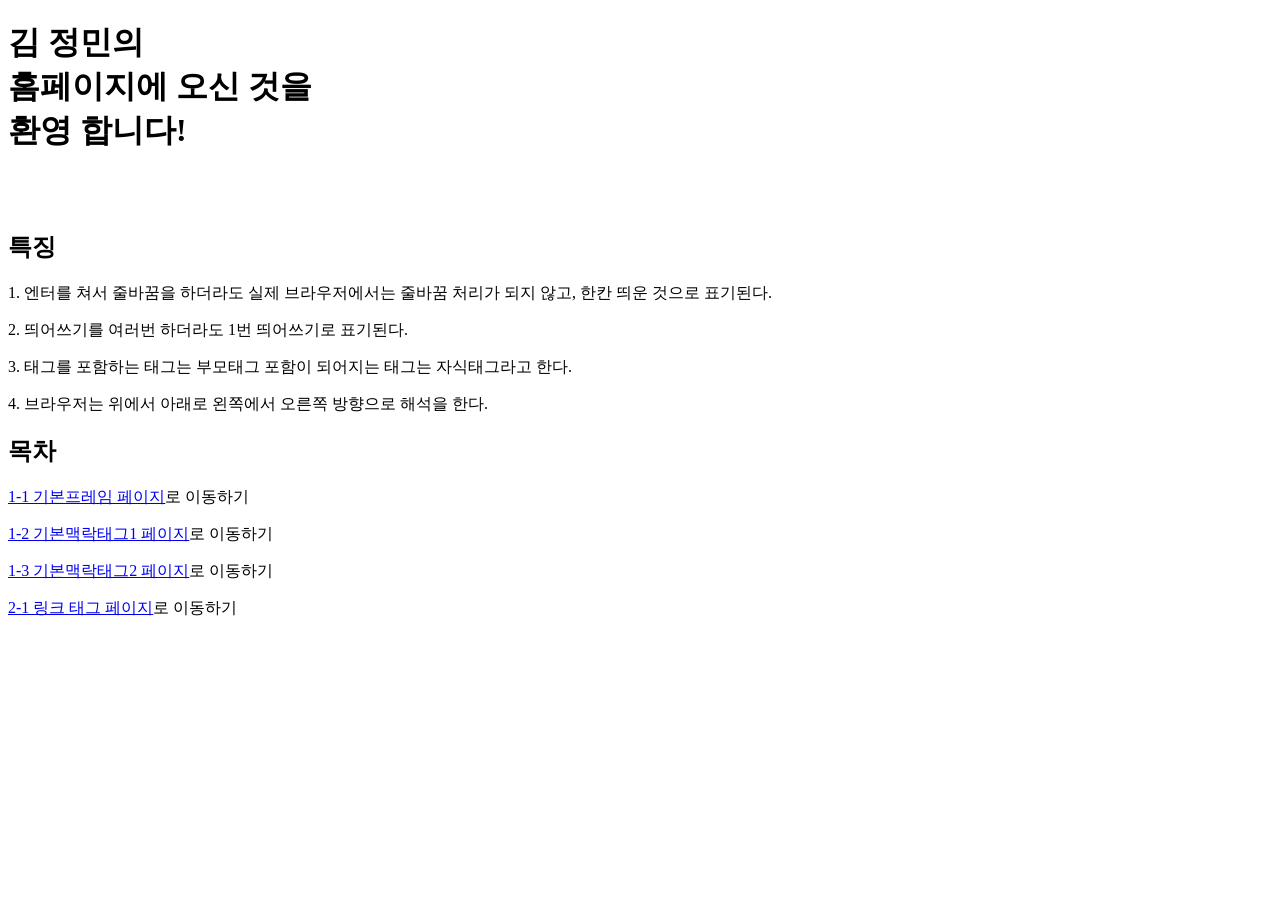
<file: index.html>
<!DOCTYPE html>
<html>
    <head>
        <title>김정민의 메인페이지</title>
        <meta charset="utf-8">
    </head>
    <body>
        <h1>
            김  정민의<br> 홈페이지에 오신 것을<br>환영
        합니다!
        </h1>
        <br>
        <br>
        <h2>특징</h2>
        <p>1. 엔터를 쳐서 줄바꿈을 하더라도 실제 브라우저에서는 줄바꿈 처리가 되지 않고, 한칸 띄운 것으로 표기된다.</p>
        <p>2. 띄어쓰기를 여러번 하더라도 1번 띄어쓰기로 표기된다.</p>
        <p>3. 태그를 포함하는 태그는 부모태그 포함이 되어지는 태그는 자식태그라고 한다.</p>
        <p>4. 브라우저는 위에서 아래로 왼쪽에서 오른쪽 방향으로 해석을 한다.</p>
        <h2>목차</h2>
        <p><a href="./01_frame/study1.html"> 1-1 기본프레임 페이지</a>로 이동하기</p>
        <p><a href="./01_frame/study2.html"> 1-2 기본맥락태그1 페이지</a>로 이동하기</p>
        <p><a href="./01_frame/study3.html"> 1-3 기본맥락태그2 페이지</a>로 이동하기</p>
        <p><a href="./02_link/study1.html">2-1 링크 태그 페이지</a>로 이동하기</p>
    </body>    
</html>
</file>
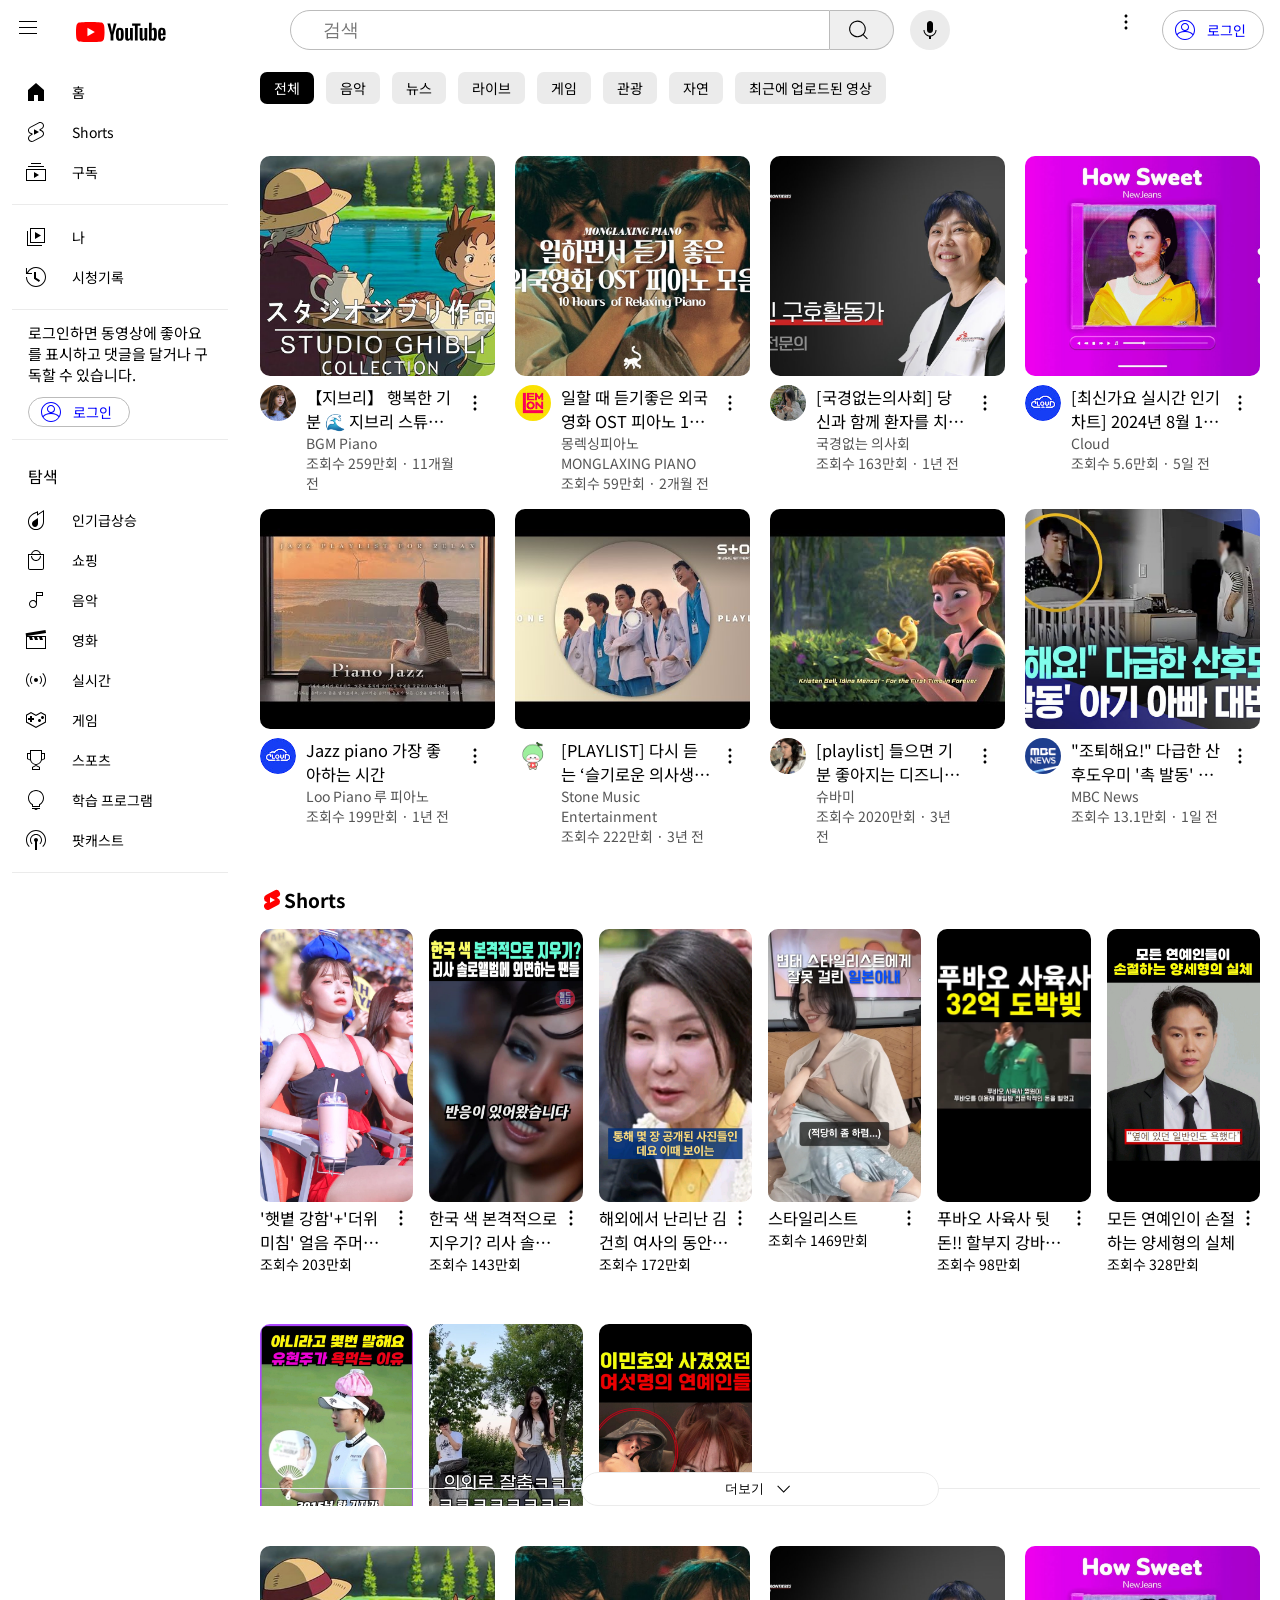
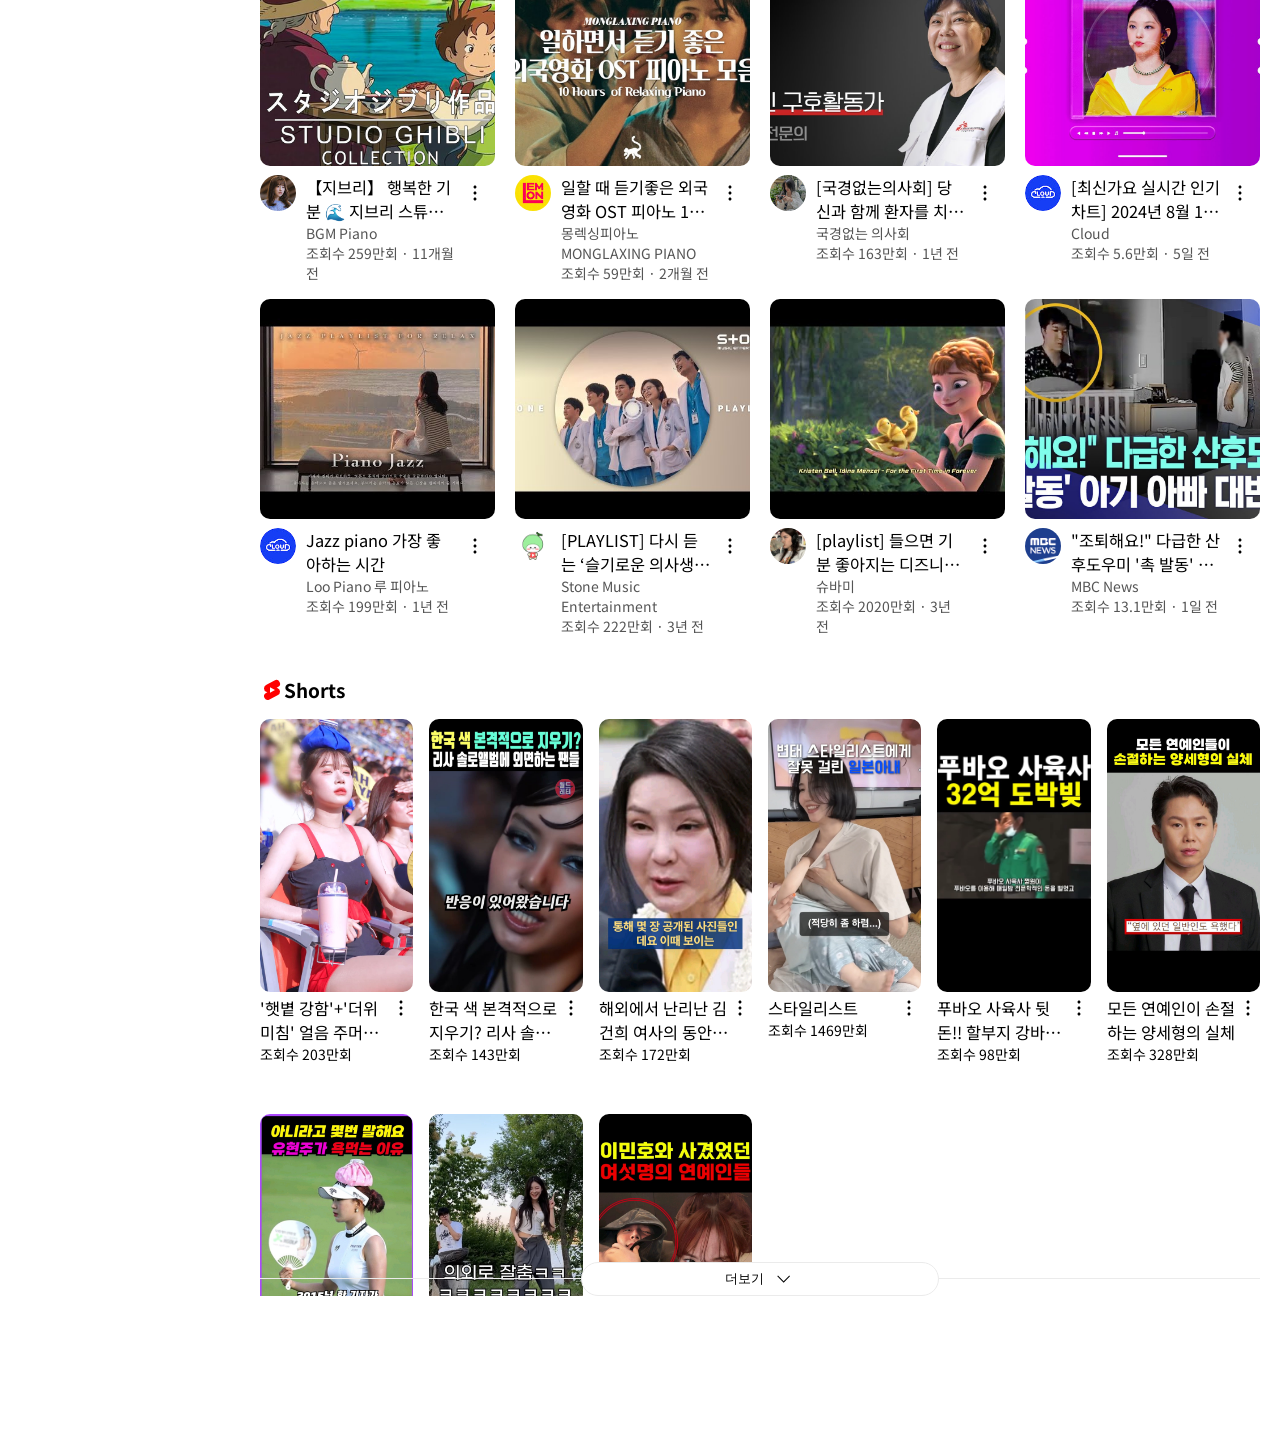
<file: ex_youtube/index.html>
<!DOCTYPE html>
<html lang="en">
<head>
    <meta charset="UTF-8">
    <meta name="viewport" content="width=device-width, initial-scale=1.0">
    <title>유튜브 예제 메인페이지</title>
    <link rel="stylesheet" href="./css/index.css">
    <link rel="preconnect" href="https://fonts.googleapis.com">
    <link rel="preconnect" href="https://fonts.gstatic.com" crossorigin>
    <link href="https://fonts.googleapis.com/css2?family=Jua&family=Noto+Sans+KR:wght@100..900&display=swap" rel="stylesheet">
</head>
<body>
    <div class="wrap"></div>
        <header>
            <div class="header_1">
            <a href="#" class="btn_menu"><img src="./img_Youtube/btn_menu.svg" alt="메뉴버튼"></a>
            <h1 class="logo">
                <a href="#"><img src="./img_Youtube/logo_header.svg" alt="상단 유튜브 로고"></a>
            </h1>
            </div>
            <div class="header_2">
                <input type="text" class="search_field" placeholder="검색">
                <button class="btn_confirm_search">
                    <svg class="btn_search" xmlns="http://www.w3.org/2000/svg" fill="currentColor" height="24" viewBox="0 0 24 24" width="24" focusable="false" style="pointer-events: none; display: inherit; width: 100%; height: 100%;" aria-hidden="true"><path clip-rule="evenodd" d="M16.296 16.996a8 8 0 11.707-.708l3.909 3.91-.707.707-3.909-3.909zM18 11a7 7 0 00-14 0 7 7 0 1014 0z" fill-rule="evenodd"></path></svg>
                </button>
                <a href="#" class="btn_search_voice">
                    <img src="./img_Youtube/btn_mic.svg" alt="음성으로 검색">
                </a>
            </div>
            <div class="header_3">
                <a href="#" class="btn_setting">
                    <img src="./img_Youtube/btn_set.svg" alt="설정하기">
                </a>
                <a href="#" class="btn_login">
                    <svg class = "icn_login" xmlns="http://www.w3.org/2000/svg" height="24" viewBox="0 0 24 24" width="24" focusable="false" style="pointer-events: none; display: inherit;" aria-hidden="true"><path d="M12 2C6.48 2 2 6.48 2 12s4.48 10 10 10 10-4.48 10-10S17.52 2 12 2zm0 1c4.96 0 9 4.04 9 9 0 1.42-.34 2.76-.93 3.96-1.53-1.72-3.98-2.89-7.38-3.03A3.996 3.996 0 0016 9c0-2.21-1.79-4-4-4S8 6.79 8 9c0 1.97 1.43 3.6 3.31 3.93-3.4.14-5.85 1.31-7.38 3.03C3.34 14.76 3 13.42 3 12c0-4.96 4.04-9 9-9zM9 9c0-1.65 1.35-3 3-3s3 1.35 3 3-1.35 3-3 3-3-1.35-3-3zm3 12c-3.16 0-5.94-1.64-7.55-4.12C6.01 14.93 8.61 13.9 12 13.9c3.39 0 5.99 1.03 7.55 2.98C17.94 19.36 15.16 21 12 21z"></path></svg>
                    로그인
                </a>
            </div>
        </header>
        <aside>
            <div class="asd_1">
                <ul>
                    <li>
                        <a href="#">
                            <img src="./img_Youtube/icn_home.svg" alt="홈페이지로 이동">홈
                        </a>
                    </li>
                    <li>
                        <a href="#">
                            <img src="./img_Youtube/icn_shorts.svg" alt="숏츠로 이동">Shorts
                        </a>
                    </li>
                    <li>
                        <a href="#">
                            <img src="./img_Youtube/icn_subscribe.svg" alt="구독으로 이동">구독
                        </a>
                    </li>
                </ul>
            </div>
            <div class="asd_2">
                <ul>
                    <li>
                        <a href="#"><img src="./img_Youtube/icn_me.svg" alt="마이페이지로 이동">나  
                        </a>
                    </li>
                    <li>
                        <a href="#"><img src="./img_Youtube/icn_history.svg" alt="시청기록 페이지로 이동">시청기록   
                        </a>
                    </li>
                </ul>
            </div>
            <div class="asd_3">
                <p>로그인하면 동영상에 좋아요를 표시하고 댓글을 달거나 구독할 수 있습니다.</p>
                <a href="#" class="btn_login">
                    <svg class = "icn_login" xmlns="http://www.w3.org/2000/svg" height="24" viewBox="0 0 24 24" width="24" focusable="false" style="pointer-events: none; display: inherit;" aria-hidden="true"><path d="M12 2C6.48 2 2 6.48 2 12s4.48 10 10 10 10-4.48 10-10S17.52 2 12 2zm0 1c4.96 0 9 4.04 9 9 0 1.42-.34 2.76-.93 3.96-1.53-1.72-3.98-2.89-7.38-3.03A3.996 3.996 0 0016 9c0-2.21-1.79-4-4-4S8 6.79 8 9c0 1.97 1.43 3.6 3.31 3.93-3.4.14-5.85 1.31-7.38 3.03C3.34 14.76 3 13.42 3 12c0-4.96 4.04-9 9-9zM9 9c0-1.65 1.35-3 3-3s3 1.35 3 3-1.35 3-3 3-3-1.35-3-3zm3 12c-3.16 0-5.94-1.64-7.55-4.12C6.01 14.93 8.61 13.9 12 13.9c3.39 0 5.99 1.03 7.55 2.98C17.94 19.36 15.16 21 12 21z"></path></svg>
                    로그인
                </a>
            </div>
            <div class="asd_4">
                <h2>탐색</h2>
                <ul>
                    <li>
                        <a href="#"><img src="./img_Youtube/icn_Trending.svg" alt="인기급상승 페이지로 이동">인기급상승
                        </a>
                    </li>
                    <li>
                        <a href="#"><img src="./img_Youtube/icn_shopping.svg" alt="쇼핑페이지로 이동">쇼핑
                        </a>
                    </li>
                    <li>
                        <a href="#"><img src="./img_Youtube/icn_music.svg" alt="음악페이지로 이동">음악
                        </a>
                    </li>
                    <li>
                        <a href="#"><img src="./img_Youtube/icn_movies.svg" alt="영화페이지로 이동">영화
                        </a>
                    </li>
                    <li>
                        <a href="#"><img src="./img_Youtube/icn_live.svg" alt="실시간페이지로 이동">실시간
                        </a>
                    </li>
                    <li>
                        <a href="#"><img src="./img_Youtube/icn_gaming.svg" alt="게임페이지로 이동">게임
                        </a>
                    </li>
                    <li>
                        <a href="#"><img src="./img_Youtube/icn_sports.svg" alt="스포츠페이지로 이동">스포츠
                        </a>
                    </li>
                    <li>
                        <a href="#"><img src="./img_Youtube/icn_courses.svg" alt="학습프로그램 페이지로 이동">학습 프로그램
                        </a>
                    </li>
                    <li>
                        <a href="#"><img src="./img_Youtube/icn_podcasts.svg" alt="팟캐스트페이지로 이동">팟캐스트
                        </a>
                    </li>
                </ul>
            </div>
            <div class="asd_5">
                <h2><b>YouTube</b> 더보기</h2>
                <ul>
                    <li>
                        <a href="#"><img src="./img_Youtube/icn_youtube premium.svg" alt="유튜브 프리미엄 페이지로 이동">YouTube Premium</a>  
                    </li>
                    <li>
                        <a href="#"><img src="./img_Youtube/icn_youtube music.svg" alt="유튜브 뮤직 페이지로 이동">YouTube Music</a>   
                    </li>
                    <li>
                        <a href="#"><img src="./img_Youtube/icn_youtube kids.svg" alt="유튜브 키즈 페이지로 이동">YouTube Kids</a>    
                        </li>
                    </ul>
            </div>
            <div class="asd_6">
                <ul>
                    <li>
                        <a href="#"><img src="./img_Youtube/icn_setting.svg" alt="설정 페이지로 이동">설정</a>
                    </li>
                    <li>
                        <a href="#"><img src="./img_Youtube/icn_report history.svg" alt="신고기록 페이지로 이동">신고기록</a>
                    </li>
                    <li>
                        <a href="#"><img src="./img_Youtube/icn_help.svg" alt="고객센터 페이지로 이동">고객센터</a>
                    </li>
                    <li>
                        <a href="#"><img src="./img_Youtube/icn_send feedback.svg" alt="의견 보내기 페이지로 이동">의견 보내기</a>
                    </li>
                </ul>
            </div>
            <footer>
                <ul>
                    <li> <a href="#">정보</a></li>
                    <li><a href="#">보도자료</a></li>
                    <li><a href="#">저작권</a></li>
                    <li> <a href="#">문의하기</a> </li>
                    <li><a href="#">크리에이터</a></li>
                    <li><a href="#">광고</a></li>
                    <li><a href="#">개발자</a></li>
                </ul>
                <ul>
                    <li> <a href="#">약관</a></li>
                    <li> <a href="#">개인정보처리방침</a></li>  
                    <li> <a href="#">정책 및 안전</a></li>
                    <li> <a href="#"><b>YouTube</b> 작동의 원리</a></li>
                    <li> <a href="#">새로운 기능 테스트하기</a></li>
                </ul>
                <p class="copy">© 2024 Google LLC, Sundar Pichai, 1600 Amphitheatre Parkway, Mountain View CA 94043, USA, 0807-882-594 (무료), yt-support-solutions-kr@google.com, 호스팅: Google LLC, <a href="#">사업자정보</a>, <a href="#">불법촬영물 신고</a>
                    크리에이터들이 유튜브 상에 게시, 태그 또는 추천한 상품들은 판매자들의 약관에 따라 판매됩니다. 유튜브는 이러한 제품들을 판매하지 않으며, 그에 대한 책임을 지지 않습니다.
                    </p>
            </footer>
        </aside>
        <main>
            <div class="search_filter">
                <ul>
                    <li class="active"><a href="#">전체</a></li>
                    <li><a href="#">음악</a></li>
                    <li><a href="#">뉴스</a></li>
                    <li><a href="#">라이브</a></li>
                    <li><a href="#">게임</a></li>
                    <li><a href="#">관광</a></li>
                    <li><a href="#">자연</a></li>
                    <li><a href="#">최근에 업로드된 영상</a></li>
                </ul>
            </div>
            <div class="normal">
                <ul class="normal_contents">
                    <li>
                        <div class="thumb">
                            <a href="./watch.html"><img src="./img_Youtube/thumb1.jpg" alt="하루종일 듣기 좋은 노래 - 섬네일"></a>
                        </div>
                        <div class="vinfo">
                            <section class="ch1">
                                <a href="#"><img src="./img_Youtube/author1.jpg" alt="매일음악 채널 바로가기"></a>
                            </section>
                            <section class="desc">
                                <h3 class="title">【지브리】 행복한 기분 🌊 지브리 스튜디오에서 8시간의 릴렉스 음악</h3>
                                <p class="author">BGM Piano</p>
                                <p>조회수 259만회 &middot; 11개월 전</p>
                            </section>
                            <section class="set">
                                <a href="#" class="vset"><img src="./img_Youtube/btn_set.svg" alt="영상설정"></a>
                                <ul class="hidden_menu">
                                    <li>
                                        <a href="#"><img src="./img_Youtube/icn_add.svg" alt="재생목록추가">현재 재생목록에 추가</a>
                                    </li>
                                    <li>
                                        <a href="#"><img src="./img_Youtube/icn_share.svg" alt="공유">공유</a>
                                    </li>
                                </ul>
                            </section>
                        </div>
                    </li>
                    <li>
                        <div class="thumb">
                            <a href="#"><img src="./img_Youtube/hq720 (2).jpg" alt="하루종일 듣기 좋은 노래 - 섬네일"></a>
                        </div>
                        <div class="vinfo">
                            <section class="ch1">
                                <a href="#"><img src="./img_Youtube/channels4_profile (3).jpg" alt="몽랙싱 채널 바로가기"></a>
                            </section>
                            <section class="desc">
                                <h3 class="title"> 일할 때 듣기좋은 외국영화 OST 피아노 10시간 모음🎥 l 10Hours of Relaxing Piano (공부, 집중, 일, 힐링, 매장, 카페음악)</h3>
                                <p class="author">몽렉싱피아노 MONGLAXING PIANO</p>
                                <p>조회수 59만회 &middot; 2개월 전</p>
                            </section>
                            <section class="set">
                                <a href="#" class="vset"><img src="./img_Youtube/btn_set.svg" alt="영상설정"></a>
                                <ul class="hidden_menu">
                                    <li>
                                        <a href="#"><img src="./img_Youtube/icn_add.svg" alt="재생목록추가">현재 재생목록에 추가</a>
                                    </li>
                                    <li>
                                        <a href="#"><img src="./img_Youtube/icn_share.svg" alt="공유">공유</a>
                                    </li>
                                </ul>
                            </section>
                        </div>
                    </li>
                    <li>
                        <div class="thumb">
                            <a href="#"><img src="./img_Youtube/hq720 (1).jpg" alt="국경없는의사회 김지민 활동가 - 섬네일"></a>
                        </div>
                        <div class="vinfo">
                            <section class="ch1">
                                <a href="#"><img src="./img_Youtube/channels4_profile (2).jpg" alt="국경없는의사회 채널 바로가기"></a>
                            </section>
                            <section class="desc">
                                <h3 class="title"> [국경없는의사회] 당신과 함께 환자를 치료합니다 - 김지민 활동가</h3>
                                <p class="author">국경없는 의사회</p>
                                <p>조회수 163만회 &middot; 1년 전</p>
                            </section>
                            <section class="set">
                                <a href="#" class="vset"><img src="./img_Youtube/btn_set.svg" alt="영상설정"></a>
                                <ul class="hidden_menu">
                                    <li>
                                        <a href="#"><img src="./img_Youtube/icn_add.svg" alt="재생목록추가">현재 재생목록에 추가</a>
                                    </li>
                                    <li>
                                        <a href="#"><img src="./img_Youtube/icn_share.svg" alt="공유">공유</a>
                                    </li>
                                </ul>
                            </section>
                        </div>
                    </li>
                    <li>
                        <div class="thumb">
                            <a href="#"><img src="./img_Youtube/hq720.jpg" alt="하루종일 듣기 좋은 노래 - 섬네일"></a>
                        </div>
                        <div class="vinfo">
                            <section class="ch1">
                                <a href="#"><img src="./img_Youtube/channels4_profile (4).jpg" alt="매일음악 채널 바로가기"></a>
                            </section>
                            <section class="desc">
                                <h3 class="title"> [최신가요 실시간 인기차트] 2024년 8월 1일 1주차, 멜론차트 X, 종합차트O, 노래모음 KPOP 플레이리스트</h3>
                                <p class="author">Cloud</p>
                                <p>조회수 5.6만회 &middot; 5일 전</p>
                            </section>
                            <section class="set">
                                <a href="#" class="vset"><img src="./img_Youtube/btn_set.svg" alt="영상설정"></a>
                                <ul class="hidden_menu">
                                    <li>
                                        <a href="#"><img src="./img_Youtube/icn_add.svg" alt="재생목록추가">현재 재생목록에 추가</a>
                                    </li>
                                    <li>
                                        <a href="#"><img src="./img_Youtube/icn_share.svg" alt="공유">공유</a>
                                    </li>
                                </ul>
                            </section>
                        </div>
                    </li>
                    <li>
                        <div class="thumb">
                            <a href="#"><img src="./img_Youtube/hqdefault (4).jpg" alt="jazzpiano l 가장 좋아하는 시간 - 섬네일"></a>
                        </div>
                        <div class="vinfo">
                            <section class="ch1">
                                <a href="#"><img src="./img_Youtube/channels4_profile (4).jpg" alt="매일음악 채널 바로가기"></a>
                            </section>
                            <section class="desc">
                                <h3 class="title">Jazz piano 가장 좋아하는 시간</h3>
                                <p class="author">Loo Piano 루 피아노</p>
                                <p>조회수 199만회 &middot; 1년 전</p>
                            </section>
                            <section class="set">
                                <a href="#" class="vset"><img src="./img_Youtube/btn_set.svg" alt="영상설정"></a>
                                <ul class="hidden_menu">
                                    <li>
                                        <a href="#"><img src="./img_Youtube/icn_add.svg" alt="재생목록추가">현재 재생목록에 추가</a>
                                    </li>
                                    <li>
                                        <a href="#"><img src="./img_Youtube/icn_share.svg" alt="공유">공유</a>
                                    </li>
                                </ul>
                            </section>
                        </div>
                    </li>
                    <li>
                        <div class="thumb">
                            <a href="#"><img src="./img_Youtube/hqdefault (7).jpg" alt="슬기로운 의사생활 수록곡 - 섬네일"></a>
                        </div>
                        <div class="vinfo">
                            <section class="ch1">
                                <a href="#"><img src="./img_Youtube/channels4_profile.jpg" alt="Stone Music Entertainment 채널 바로가기"></a>
                            </section>
                            <section class="desc">
                                <h3 class="title">[PLAYLIST] 다시 듣는 ‘슬기로운 의사생활’ OST｜'Hospital Playlist' OST Playlist｜Stone Music Playlist</h3>
                                <p class="author">Stone Music Entertainment</p>
                                <p>조회수 222만회 &middot; 3년 전</p>
                            </section>
                            <section class="set">
                                <a href="#" class="vset"><img src="./img_Youtube/btn_set.svg" alt="영상설정"></a>
                                <ul class="hidden_menu">
                                    <li>
                                        <a href="#"><img src="./img_Youtube/icn_add.svg" alt="재생목록추가">현재 재생목록에 추가</a>
                                    </li>
                                    <li>
                                        <a href="#"><img src="./img_Youtube/icn_share.svg" alt="공유">공유</a>
                                    </li>
                                </ul>
                            </section>
                        </div>
                    </li>
                    <li>
                        <div class="thumb">
                            <a href="#"><img src="./img_Youtube/hqdefault.jpg" alt="디즈니/픽사 노래모음 - 섬네일"></a>
                        </div>
                        <div class="vinfo">
                            <section class="ch1">
                                <a href="#"><img src="./img_Youtube/channels4_profile(12).jpg" alt="슈바미 채널 바로가기"></a>
                            </section>
                            <section class="desc">
                                <h3 class="title">[playlist] 들으면 기분 좋아지는 디즈니/픽사 ost 모음</h3>
                                <p class="author">슈바미</p>
                                <p>조회수 2020만회 &middot; 3년 전</p>
                            </section>
                            <section class="set">
                                <a href="#" class="vset">
                                    <img src="./img_Youtube/btn_set.svg" alt="영상설정">
                                </a>
                                <ul class="hidden_menu">
                                    <li>
                                        <a href="#"><img src="./img_Youtube/icn_add.svg" alt="재생목록추가">현재 재생목록에 추가</a>
                                    </li>
                                    <li>
                                        <a href="#"><img src="./img_Youtube/icn_share.svg" alt="공유">공유</a>
                                    </li>
                                </ul>
                            </section>
                        </div>
                    </li>
                    <li>
                        <div class="thumb">
                            <a href="#"><img src="./img_Youtube/hq720 (12).jpg" alt="mbc뉴스 - 섬네일"></a>
                        </div>
                        <div class="vinfo">
                            <section class="ch1">
                                <a href="#"><img src="./img_Youtube/unnamed.jpg" alt="mbc뉴스 채널 바로가기"></a>
                            </section>
                            <section class="desc">
                                <h3 class="title">"조퇴해요!" 다급한 산후도우미 '촉 발동' 아기 아빠 대반전</h3>
                                <p class="author">MBC News</p>
                                <p>조회수 13.1만회 &middot; 1일 전</p>
                            </section>
                            <section class="set">
                                <a href="#" class="vset">
                                    <img src="./img_Youtube/btn_set.svg" alt="영상설정">
                                </a>
                                <ul class="hidden_menu">
                                    <li>
                                        <a href="#">
                                            <img src="./img_Youtube/icn_add.svg" alt="재생목록추가">현재 재생목록에 추가
                                        </a>
                                    </li>
                                    <li>
                                        <a href="#">
                                            <img src="./img_Youtube/icn_share.svg" alt="공유">공유
                                        </a>
                                    </li>
                                </ul>
                            </section>
                        </div>
                    </li>
                </ul>
            </div>
            <div class="shorts">
                <h2><img src="./img_Youtube/icn_shorts (2).svg" alt="쇼츠아이콘">Shorts</h2>
                <ul class="shorts_contents">
                    <li>
                        <a href="#">
                            <div class="shorts_thumb">
                                <img src="./img_Youtube/oar2 (2).jpg" alt="햇볕 강함+더위미침 얼음 주머니 사용법 이주은">
                            </div>
                            <div class="shorts_vinfo">
                                <section class="shorts_desc">
                                <h3 class="title">'햇볕 강함'+'더위미침' 얼음 주머니 사용법 이주은(LeLE)</h3>
                                <p>조회수 203만회</p>
                                </section>
                                <section class="shorts_set">
                                    <a href="#" class="vset"><img src="./img_Youtube/btn_set.svg" alt="영상설정"></a>
                                </section>
                            </div>
                        </a>
                    </li>
                    <li>
                        <a href="#">
                            <div class="shorts_thumb">
                                <img src="./img_Youtube/oar2 (1).jpg" alt="한국 색 본격적으로 지우기? 리사 솔로앨범에 외면">
                            </div>
                            <div class="shorts_vinfo">
                                <section class="shorts_desc">
                                <h3 class="title">한국 색 본격적으로 지우기? 리사 솔로앨범에 외면</h3>
                                <p>조회수 143만회</p>
                                </section>
                                <section class="shorts_set">
                                    <a href="#" class="vset"><img src="./img_Youtube/btn_set.svg" alt="영상설정"></a>
                                </section>
                            </div>
                        </a>
                    </li>
                    <li>
                        <a href="#">
                            <div class="shorts_thumb">
                                <img src="./img_Youtube/oardefault (5).jpg" alt="해외에서 난리난 김건희 여사의 동안 외모">
                            </div>
                            <div class="shorts_vinfo">
                                <section class="shorts_desc">
                                <h3 class="title">해외에서 난리난 김건희 여사의 동안 외모</h3>
                                <p>조회수 172만회</p>
                                </section>
                                <section class="shorts_set">
                                    <a href="#" class="vset"><img src="./img_Youtube/btn_set.svg" alt="영상설정"></a>
                                </section>
                            </div>
                        </a>
                    </li>
                    <li>
                        <a href="#">
                            <div class="shorts_thumb">
                                <img src="./img_Youtube/oardefault (7).jpg" alt="스타일리스트">
                            </div>
                            <div class="shorts_vinfo">
                                <section class="shorts_desc">
                                <h3 class="title">스타일리스트</h3>
                                <p>조회수 1469만회</p>
                                </section>
                                <section class="shorts_set">
                                    <a href="#" class="vset"><img src="./img_Youtube/btn_set.svg" alt="영상설정"></a>
                                </section>
                            </div>
                        </a>
                    </li>
                    <li>
                        <a href="#">
                            <div class="shorts_thumb">
                                <img src="./img_Youtube/oardefault (10).jpg" alt="푸바오 사육사 뒷돈!! 할부지 강바오 중국">
                            </div>
                            <div class="shorts_vinfo">
                                <section class="shorts_desc">
                                <h3 class="title">푸바오 사육사 뒷돈!! 할부지 강바오 중국</h3>
                                <p>조회수 98만회</p>
                                </section>
                                <section class="shorts_set">
                                    <a href="#" class="vset"><img src="./img_Youtube/btn_set.svg" alt="영상설정"></a>
                                </section>
                            </div>
                        </a>
                    </li>
                    <li>
                        <a href="#">
                            <div class="shorts_thumb">
                                <img src="./img_Youtube/oardefault (4).jpg" alt="모든 연예인이 손절하는 양세형의 실체">
                            </div>
                            <div class="shorts_vinfo">
                                <section class="shorts_desc">
                                <h3 class="title">모든 연예인이 손절하는 양세형의 실체</h3>
                                <p>조회수 328만회</p>
                                </section>
                                <section class="shorts_set">
                                    <a href="#" class="vset"><img src="./img_Youtube/btn_set.svg" alt="영상설정"></a>
                                </section>
                            </div>
                        </a>
                    </li>
                    <li>
                        <a href="#">
                            <div class="shorts_thumb">
                                <img src="./img_Youtube/oardefault (8).jpg" alt="골프여신 유현주가 욕먹는 이유?">
                            </div>
                            <div class="shorts_vinfo">
                                <section class="shorts_desc">
                                <h3 class="title">골프여신 유현주가 욕먹는 이유?</h3>
                                <p>조회수 58만회</p>
                                </section>
                                <section class="shorts_set">
                                    <a href="#" class="vset"><img src="./img_Youtube/btn_set.svg" alt="영상설정"></a>
                                </section>
                            </div>
                        </a>
                    </li>
                    <li>
                        <a href="#">
                            <div class="shorts_thumb">
                                <img src="./img_Youtube/oardefault (9).jpg" alt="마라탕후루 극혐하는 친오빠 앞에서 챌린지 추기 ㅋㅋㅋ">
                            </div>
                            <div class="shorts_vinfo">
                                <section class="shorts_desc">
                                <h3 class="title">마라탕후루 극혐하는 친오빠 앞에서 챌린지 추기 ㅋㅋㅋ</h3>
                                <p>조회수 314만회</p>
                                </section>
                                <section class="shorts_set">
                                    <a href="#" class="vset"><img src="./img_Youtube/btn_set.svg" alt="영상설정"></a>
                                </section>
                            </div>
                        </a>
                    </li>
                    <li>
                        <a href="#">
                            <div class="shorts_thumb">
                                <img src="./img_Youtube/oardefault (6).jpg" alt="원탑 이민호의 화려했던 전여친들 모음!">
                            </div>
                            <div class="shorts_vinfo">
                                <section class="shorts_desc">
                                <h3 class="title">원탑 이민호의 화려했던 전여친들 모음!</h3>
                                <p>조회수 184만회</p>
                                </section>
                                <section class="shorts_set">
                                    <a href="#" class="vset"><img src="./img_Youtube/btn_set.svg" alt="영상설정"></a>
                                </section>
                            </div>
                        </a>
                    </li>
                </ul>
                <button class="btn_more">더보기 <img src="./img_Youtube/arrow_bottom.svg" alt="아래화살표">
                </button>
            </div>
            <div class="normal">
                <ul class="normal_contents">
                    <li>
                        <div class="thumb">
                            <a href="#"><img src="./img_Youtube/thumb1.jpg" alt="하루종일 듣기 좋은 노래 - 섬네일"></a>
                        </div>
                        <div class="vinfo">
                            <section class="ch1">
                                <a href="#"><img src="./img_Youtube/author1.jpg" alt="매일음악 채널 바로가기"></a>
                            </section>
                            <section class="desc">
                                <h3 class="title">【지브리】 행복한 기분 🌊 지브리 스튜디오에서 8시간의 릴렉스 음악</h3>
                                <p class="author">BGM Piano</p>
                                <p>조회수 259만회 &middot; 11개월 전</p>
                            </section>
                            <section class="set">
                                <a href="#" class="vset"><img src="./img_Youtube/btn_set.svg" alt="영상설정"></a>
                                <ul class="hidden_menu">
                                    <li>
                                        <a href="#"><img src="./img_Youtube/icn_add.svg" alt="재생목록추가">현재 재생목록에 추가</a>
                                    </li>
                                    <li>
                                        <a href="#"><img src="./img_Youtube/icn_share.svg" alt="공유">공유</a>
                                    </li>
                                </ul>
                            </section>
                        </div>
                    </li>
                    <li>
                        <div class="thumb">
                            <a href="#"><img src="./img_Youtube/hq720 (2).jpg" alt="일할 때 듣기좋은 외국영화 OST 피아노 10시간 모음 - 섬네일"></a>
                        </div>
                        <div class="vinfo">
                            <section class="ch1">
                                <a href="#"><img src="./img_Youtube/channels4_profile (3).jpg" alt="몽랙싱 채널 바로가기"></a>
                            </section>
                            <section class="desc">
                                <h3 class="title"> 일할 때 듣기좋은 외국영화 OST 피아노 10시간 모음🎥 l 10Hours of Relaxing Piano (공부, 집중, 일, 힐링, 매장, 카페음악)</h3>
                                <p class="author">몽렉싱피아노 MONGLAXING PIANO</p>
                                <p>조회수 59만회 &middot; 2개월 전</p>
                            </section>
                            <section class="set">
                                <a href="#" class="vset"><img src="./img_Youtube/btn_set.svg" alt="영상설정"></a>
                                <ul class="hidden_menu">
                                    <li>
                                        <a href="#"><img src="./img_Youtube/icn_add.svg" alt="재생목록추가">현재 재생목록에 추가</a>
                                    </li>
                                    <li>
                                        <a href="#"><img src="./img_Youtube/icn_share.svg" alt="공유">공유</a>
                                    </li>
                                </ul>
                            </section>
                        </div>
                    </li>
                    <li>
                        <div class="thumb">
                            <a href="#"><img src="./img_Youtube/hq720 (1).jpg" alt="국경없는의사회 김지민 활동가 - 섬네일"></a>
                        </div>
                        <div class="vinfo">
                            <section class="ch1">
                                <a href="#"><img src="./img_Youtube/channels4_profile (2).jpg" alt="국경없는의사회 채널 바로가기"></a>
                            </section>
                            <section class="desc">
                                <h3 class="title"> [국경없는의사회] 당신과 함께 환자를 치료합니다 - 김지민 활동가</h3>
                                <p class="author">국경없는 의사회</p>
                                <p>조회수 163만회 &middot; 1년 전</p>
                            </section>
                            <section class="set">
                                <a href="#" class="vset"><img src="./img_Youtube/btn_set.svg" alt="영상설정"></a>
                                <ul class="hidden_menu">
                                    <li>
                                        <a href="#"><img src="./img_Youtube/icn_add.svg" alt="재생목록추가">현재 재생목록에 추가</a>
                                    </li>
                                    <li>
                                        <a href="#"><img src="./img_Youtube/icn_share.svg" alt="공유">공유</a>
                                    </li>
                                </ul>
                            </section>
                        </div>
                    </li>
                    <li>
                        <div class="thumb">
                            <a href="#"><img src="./img_Youtube/hq720.jpg" alt="하루종일 듣기 좋은 노래 - 섬네일"></a>
                        </div>
                        <div class="vinfo">
                            <section class="ch1">
                                <a href="#"><img src="./img_Youtube/channels4_profile (4).jpg" alt="매일음악 채널 바로가기"></a>
                            </section>
                            <section class="desc">
                                <h3 class="title"> [최신가요 실시간 인기차트] 2024년 8월 1일 1주차, 멜론차트 X, 종합차트O, 노래모음 KPOP 플레이리스트</h3>
                                <p class="author">Cloud</p>
                                <p>조회수 5.6만회 &middot; 5일 전</p>
                            </section>
                            <section class="set">
                                <a href="#" class="vset"><img src="./img_Youtube/btn_set.svg" alt="영상설정"></a>
                                <ul class="hidden_menu">
                                    <li>
                                        <a href="#"><img src="./img_Youtube/icn_add.svg" alt="재생목록추가">현재 재생목록에 추가</a>
                                    </li>
                                    <li>
                                        <a href="#"><img src="./img_Youtube/icn_share.svg" alt="공유">공유</a>
                                    </li>
                                </ul>
                            </section>
                        </div>
                    </li>
                    <li>
                        <div class="thumb">
                            <a href="#"><img src="./img_Youtube/hqdefault (4).jpg" alt="jazzpiano l 가장 좋아하는 시간 - 섬네일"></a>
                        </div>
                        <div class="vinfo">
                            <section class="ch1">
                                <a href="#"><img src="./img_Youtube/channels4_profile (4).jpg" alt="매일음악 채널 바로가기"></a>
                            </section>
                            <section class="desc">
                                <h3 class="title">Jazz piano 가장 좋아하는 시간</h3>
                                <p class="author">Loo Piano 루 피아노</p>
                                <p>조회수 199만회 &middot; 1년 전</p>
                            </section>
                            <section class="set">
                                <a href="#" class="vset"><img src="./img_Youtube/btn_set.svg" alt="영상설정"></a>
                                <ul class="hidden_menu">
                                    <li>
                                        <a href="#"><img src="./img_Youtube/icn_add.svg" alt="재생목록추가">현재 재생목록에 추가</a>
                                    </li>
                                    <li>
                                        <a href="#"><img src="./img_Youtube/icn_share.svg" alt="공유">공유</a>
                                    </li>
                                </ul>
                            </section>
                        </div>
                    </li>
                    <li>
                        <div class="thumb">
                            <a href="#"><img src="./img_Youtube/hqdefault (7).jpg" alt="슬기로운 의사생활 수록곡 - 섬네일"></a>
                        </div>
                        <div class="vinfo">
                            <section class="ch1">
                                <a href="#"><img src="./img_Youtube/channels4_profile.jpg" alt="Stone Music Entertainment 채널 바로가기"></a>
                            </section>
                            <section class="desc">
                                <h3 class="title">[PLAYLIST] 다시 듣는 ‘슬기로운 의사생활’ OST｜'Hospital Playlist' OST Playlist｜Stone Music Playlist</h3>
                                <p class="author">Stone Music Entertainment</p>
                                <p>조회수 222만회 &middot; 3년 전</p>
                            </section>
                            <section class="set">
                                <a href="#" class="vset"><img src="./img_Youtube/btn_set.svg" alt="영상설정"></a>
                                <ul class="hidden_menu">
                                    <li>
                                        <a href="#"><img src="./img_Youtube/icn_add.svg" alt="재생목록추가">현재 재생목록에 추가</a>
                                    </li>
                                    <li>
                                        <a href="#"><img src="./img_Youtube/icn_share.svg" alt="공유">공유</a>
                                    </li>
                                </ul>
                            </section>
                        </div>
                    </li>
                    <li>
                        <div class="thumb">
                            <a href="#"><img src="./img_Youtube/hqdefault.jpg" alt="디즈니/픽사 노래모음 - 섬네일"></a>
                        </div>
                        <div class="vinfo">
                            <section class="ch1">
                                <a href="#"><img src="./img_Youtube/channels4_profile(12).jpg" alt="슈바미 채널 바로가기"></a>
                            </section>
                            <section class="desc">
                                <h3 class="title">[playlist] 들으면 기분 좋아지는 디즈니/픽사 ost 모음</h3>
                                <p class="author">슈바미</p>
                                <p>조회수 2020만회 &middot; 3년 전</p>
                            </section>
                            <section class="set">
                                <a href="#" class="vset">
                                    <img src="./img_Youtube/btn_set.svg" alt="영상설정">
                                </a>
                                <ul class="hidden_menu">
                                    <li>
                                        <a href="#"><img src="./img_Youtube/icn_add.svg" alt="재생목록추가">현재 재생목록에 추가</a>
                                    </li>
                                    <li>
                                        <a href="#"><img src="./img_Youtube/icn_share.svg" alt="공유">공유</a>
                                    </li>
                                </ul>
                            </section>
                        </div>
                    </li>
                    <li>
                        <div class="thumb">
                            <a href="#"><img src="./img_Youtube/hq720 (12).jpg" alt="mbc뉴스 - 섬네일"></a>
                        </div>
                        <div class="vinfo">
                            <section class="ch1">
                                <a href="#"><img src="./img_Youtube/unnamed.jpg" alt="mbc뉴스 채널 바로가기"></a>
                            </section>
                            <section class="desc">
                                <h3 class="title">"조퇴해요!" 다급한 산후도우미 '촉 발동' 아기 아빠 대반전</h3>
                                <p class="author">MBC News</p>
                                <p>조회수 13.1만회 &middot; 1일 전</p>
                            </section>
                            <section class="set">
                                <a href="#" class="vset">
                                    <img src="./img_Youtube/btn_set.svg" alt="영상설정">
                                </a>
                                <ul class="hidden_menu">
                                    <li>
                                        <a href="#">
                                            <img src="./img_Youtube/icn_add.svg" alt="재생목록추가">현재 재생목록에 추가
                                        </a>
                                    </li>
                                    <li>
                                        <a href="#">
                                            <img src="./img_Youtube/icn_share.svg" alt="공유">공유
                                        </a>
                                    </li>
                                </ul>
                            </section>
                        </div>
                    </li>
                </ul>
            </div>
            <div class="shorts">
                <h2><img src="./img_Youtube/icn_shorts (2).svg" alt="쇼츠아이콘">Shorts</h2>
                <ul class="shorts_contents">
                    <li>
                        <a href="#">
                            <div class="shorts_thumb">
                                <img src="./img_Youtube/oar2 (2).jpg" alt="햇볕 강함+더위미침 얼음 주머니 사용법 이주은">
                            </div>
                            <div class="shorts_vinfo">
                                <section class="shorts_desc">
                                <h3 class="title">'햇볕 강함'+'더위미침' 얼음 주머니 사용법 이주은(LeLE)</h3>
                                <p>조회수 203만회</p>
                                </section>
                                <section class="shorts_set">
                                    <a href="#" class="vset"><img src="./img_Youtube/btn_set.svg" alt="영상설정"></a>
                                </section>
                            </div>
                        </a>
                    </li>
                    <li>
                        <a href="#">
                            <div class="shorts_thumb">
                                <img src="./img_Youtube/oar2 (1).jpg" alt="한국 색 본격적으로 지우기? 리사 솔로앨범에 외면">
                            </div>
                            <div class="shorts_vinfo">
                                <section class="shorts_desc">
                                <h3 class="title">한국 색 본격적으로 지우기? 리사 솔로앨범에 외면</h3>
                                <p>조회수 143만회</p>
                                </section>
                                <section class="shorts_set">
                                    <a href="#" class="vset"><img src="./img_Youtube/btn_set.svg" alt="영상설정"></a>
                                </section>
                            </div>
                        </a>
                    </li>
                    <li>
                        <a href="#">
                            <div class="shorts_thumb">
                                <img src="./img_Youtube/oardefault (5).jpg" alt="해외에서 난리난 김건희 여사의 동안 외모">
                            </div>
                            <div class="shorts_vinfo">
                                <section class="shorts_desc">
                                <h3 class="title">해외에서 난리난 김건희 여사의 동안 외모</h3>
                                <p>조회수 172만회</p>
                                </section>
                                <section class="shorts_set">
                                    <a href="#" class="vset"><img src="./img_Youtube/btn_set.svg" alt="영상설정"></a>
                                </section>
                            </div>
                        </a>
                    </li>
                    <li>
                        <a href="#">
                            <div class="shorts_thumb">
                                <img src="./img_Youtube/oardefault (7).jpg" alt="스타일리스트">
                            </div>
                            <div class="shorts_vinfo">
                                <section class="shorts_desc">
                                <h3 class="title">스타일리스트</h3>
                                <p>조회수 1469만회</p>
                                </section>
                                <section class="shorts_set">
                                    <a href="#" class="vset"><img src="./img_Youtube/btn_set.svg" alt="영상설정"></a>
                                </section>
                            </div>
                        </a>
                    </li>
                    <li>
                        <a href="#">
                            <div class="shorts_thumb">
                                <img src="./img_Youtube/oardefault (10).jpg" alt="푸바오 사육사 뒷돈!! 할부지 강바오 중국">
                            </div>
                            <div class="shorts_vinfo">
                                <section class="shorts_desc">
                                <h3 class="title">푸바오 사육사 뒷돈!! 할부지 강바오 중국</h3>
                                <p>조회수 98만회</p>
                                </section>
                                <section class="shorts_set">
                                    <a href="#" class="vset"><img src="./img_Youtube/btn_set.svg" alt="영상설정"></a>
                                </section>
                            </div>
                        </a>
                    </li>
                    <li>
                        <a href="#">
                            <div class="shorts_thumb">
                                <img src="./img_Youtube/oardefault (4).jpg" alt="모든 연예인이 손절하는 양세형의 실체">
                            </div>
                            <div class="shorts_vinfo">
                                <section class="shorts_desc">
                                <h3 class="title">모든 연예인이 손절하는 양세형의 실체</h3>
                                <p>조회수 328만회</p>
                                </section>
                                <section class="shorts_set">
                                    <a href="#" class="vset"><img src="./img_Youtube/btn_set.svg" alt="영상설정"></a>
                                </section>
                            </div>
                        </a>
                    </li>
                    <li>
                        <a href="#">
                            <div class="shorts_thumb">
                                <img src="./img_Youtube/oardefault (8).jpg" alt="골프여신 유현주가 욕먹는 이유?">
                            </div>
                            <div class="shorts_vinfo">
                                <section class="shorts_desc">
                                <h3 class="title">골프여신 유현주가 욕먹는 이유?</h3>
                                <p>조회수 58만회</p>
                                </section>
                                <section class="shorts_set">
                                    <a href="#" class="vset"><img src="./img_Youtube/btn_set.svg" alt="영상설정"></a>
                                </section>
                            </div>
                        </a>
                    </li>
                    <li>
                        <a href="#">
                            <div class="shorts_thumb">
                                <img src="./img_Youtube/oardefault (9).jpg" alt="마라탕후루 극혐하는 친오빠 앞에서 챌린지 추기 ㅋㅋㅋ">
                            </div>
                            <div class="shorts_vinfo">
                                <section class="shorts_desc">
                                <h3 class="title">마라탕후루 극혐하는 친오빠 앞에서 챌린지 추기 ㅋㅋㅋ</h3>
                                <p>조회수 314만회</p>
                                </section>
                                <section class="shorts_set">
                                    <a href="#" class="vset"><img src="./img_Youtube/btn_set.svg" alt="영상설정"></a>
                                </section>
                            </div>
                        </a>
                    </li>
                    <li>
                        <a href="#">
                            <div class="shorts_thumb">
                                <img src="./img_Youtube/oardefault (6).jpg" alt="원탑 이민호의 화려했던 전여친들 모음!">
                            </div>
                            <div class="shorts_vinfo">
                                <section class="shorts_desc">
                                <h3 class="title">원탑 이민호의 화려했던 전여친들 모음!</h3>
                                <p>조회수 184만회</p>
                                </section>
                                <section class="shorts_set">
                                    <a href="#" class="vset"><img src="./img_Youtube/btn_set.svg" alt="영상설정"></a>
                                </section>
                            </div>
                        </a>
                    </li>
                </ul>
                <button class="btn_more">더보기 <img src="./img_Youtube/arrow_bottom.svg" alt="아래화살표">
                </button>
            </div>
        </main>
</body>
</html>
</file>
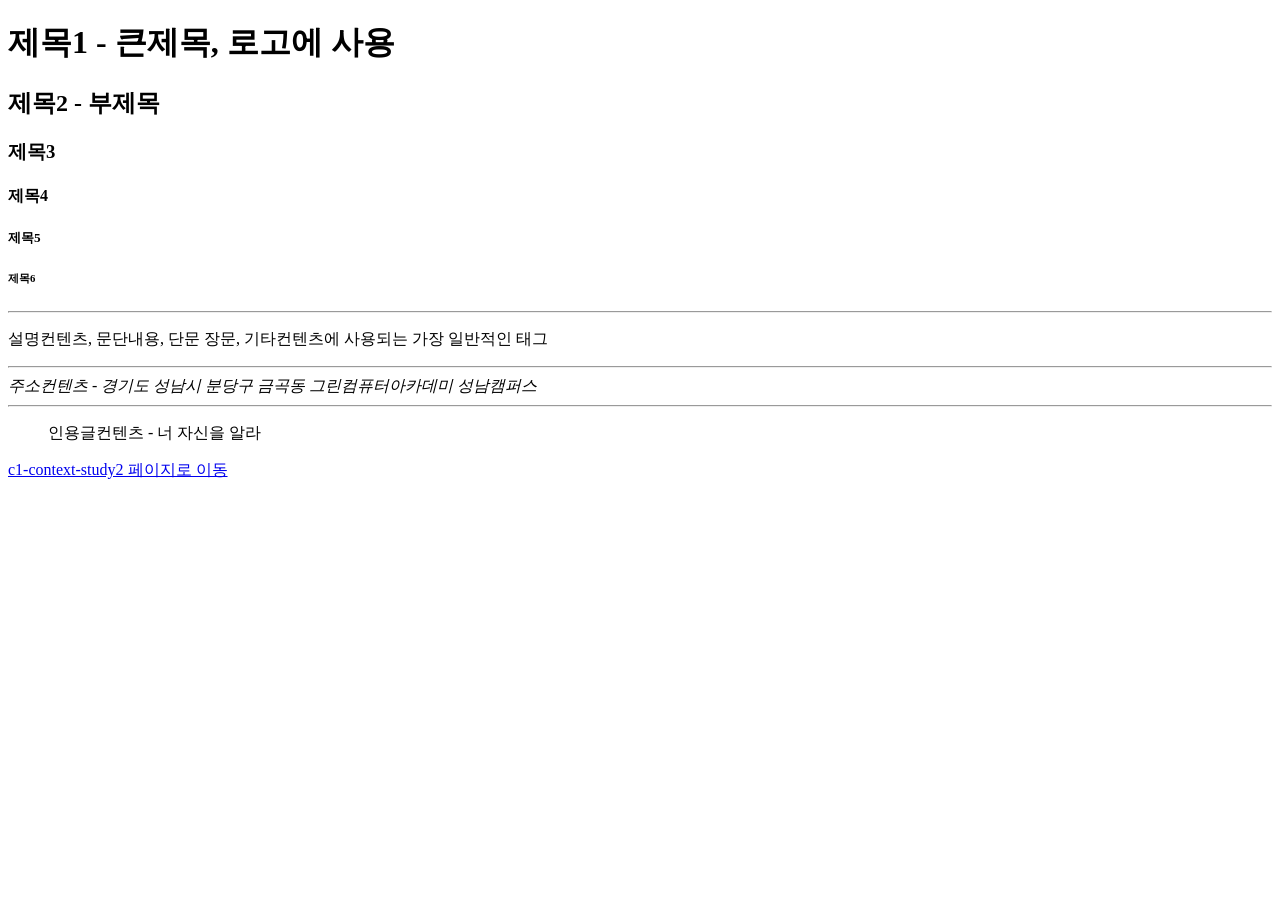
<file: c1-context/study1.html>
<!DOCTYPE html>
<html lang="en">
<head>
    <meta charset="UTF-8">
    <meta name="viewport" content="width=device-width, initial-scale=1.0">
    <title>문맥태그</title>
</head>
<body>
    <h1>제목1 - 큰제목, 로고에 사용</h1>
    <h2>제목2 - 부제목</h2>
    <h3>제목3</h3>
    <h4>제목4</h4>
    <h5>제목5</h5>
    <h6>제목6</h6>
    <hr>
    <p>설명컨텐츠, 문단내용, 단문 장문, 기타컨텐츠에 사용되는 가장 일반적인 태그</p>
    <hr>
    <address>주소컨텐츠 - 경기도 성남시 분당구 금곡동 그린컴퓨터아카데미 성남캠퍼스</address>
    <hr>
    <blockquote>인용글컨텐츠 - 너 자신을 알라</blockquote>
    <a href="./study2.html">c1-context-study2 페이지로 이동</a>
</body>
</html>
</file>
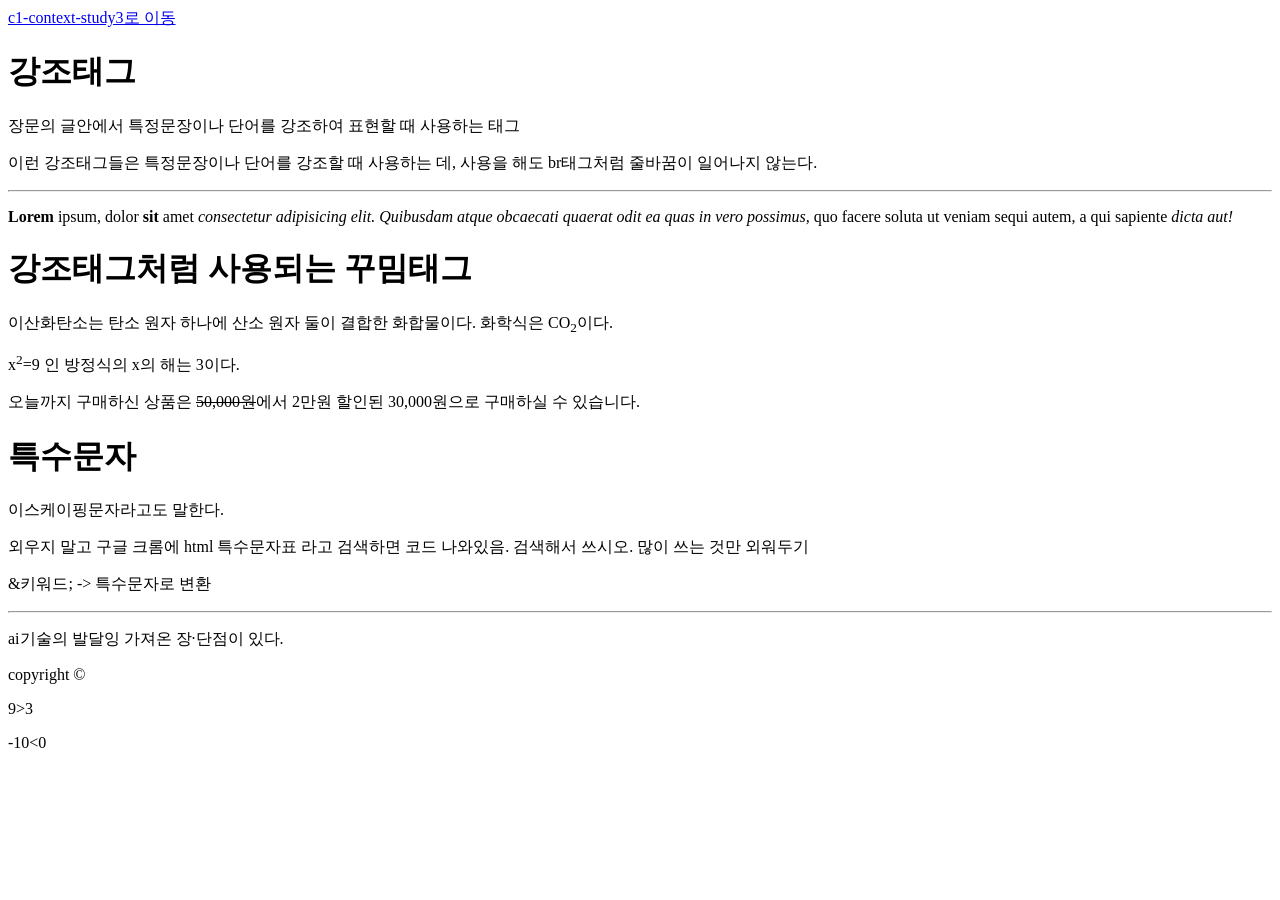
<file: c1-context/study2.html>
<!DOCTYPE html>
<html lang="en">
<head>
    <meta charset="UTF-8">
    <meta name="viewport" content="width=device-width, initial-scale=1.0">
    <title>강조태그 및 특수문자</title>
</head>
<body>
    <a href="./study3.html">c1-context-study3로 이동</a>
    <h1>강조태그</h1>
    <p>장문의 글안에서 특정문장이나 단어를 강조하여 표현할 때 사용하는 태그</p>
    <p>이런 강조태그들은 특정문장이나 단어를 강조할 때 사용하는 데, 사용을 해도 br태그처럼 줄바꿈이 일어나지 않는다.</p>
    <hr>
    <p><b>Lorem</b>  ipsum, dolor <strong>sit</strong> amet <i>consectetur adipisicing elit. Quibusdam atque obcaecati quaerat odit ea quas in vero possimus,</i> quo facere soluta ut veniam sequi autem, a qui sapiente <em>dicta aut!</em></p>

    <h1>강조태그처럼 사용되는 꾸밈태그</h1>
    <p>이산화탄소는 탄소 원자 하나에 산소 원자 둘이 결합한 화합물이다. 화학식은 CO<sub>2</sub>이다.</p>
    <p>x<sup>2</sup>=9 인 방정식의 x의 해는 3이다. </p>
    <p>오늘까지 구매하신 상품은 <del>50,000원</del>에서 2만원 할인된 30,000원으로 구매하실 수 있습니다.</p>

    <h1>특수문자</h1>
    <p>이스케이핑문자라고도 말한다.</p>
    <p>외우지 말고 구글 크롬에 html 특수문자표 라고 검색하면 코드 나와있음. 검색해서 쓰시오. 많이 쓰는 것만 외워두기</p>
    <p>&키워드; -> 특수문자로 변환</p>
    <hr>
    <p>ai기술의 발달잉 가져온 장&middot;단점이 있다.</p>
    <p>copyright &copy;</p>
    <p>9&gt;3</p>
    <p>-10&lt;0</p>


</body>
</html>
</file>
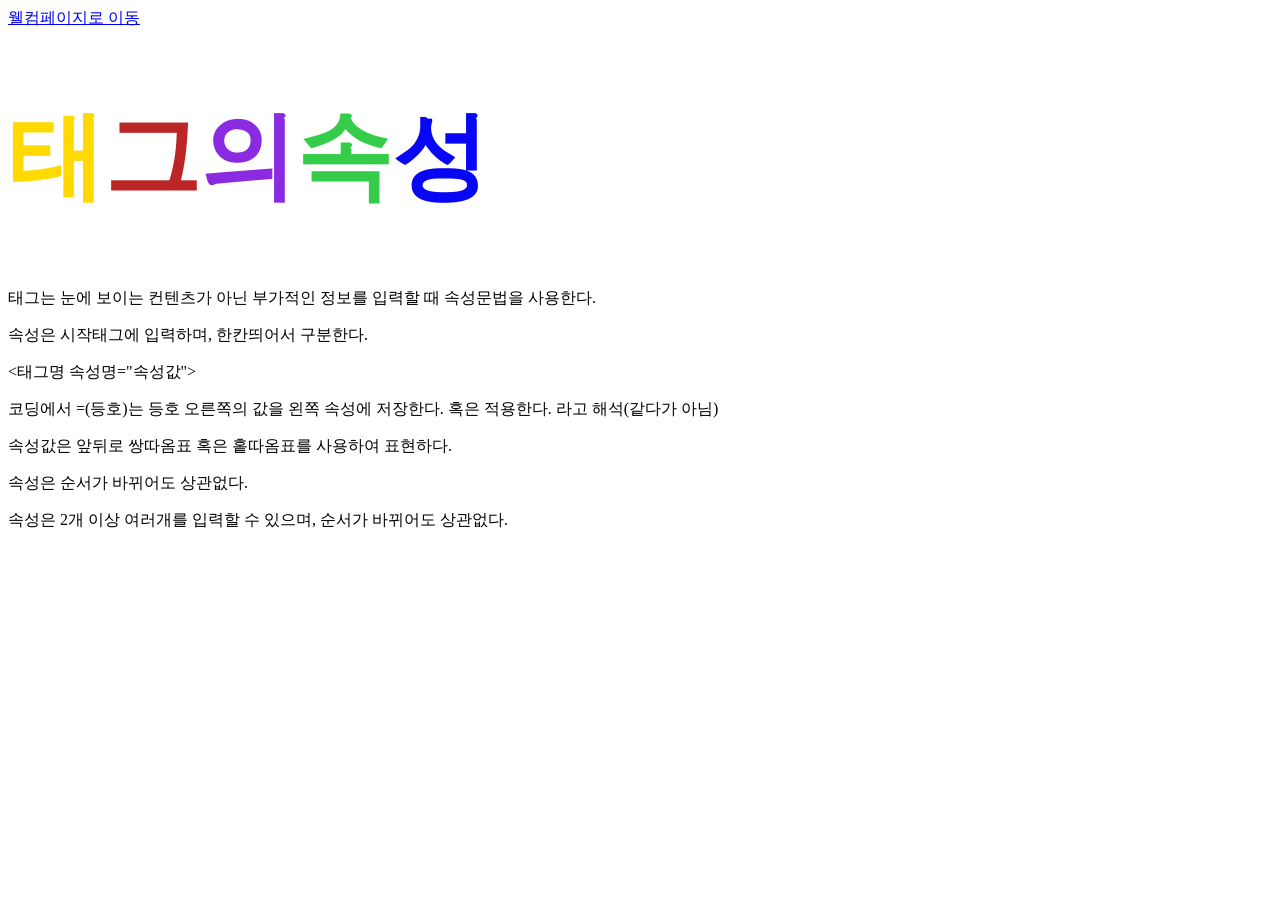
<file: c1-context/study3.html>
<!DOCTYPE html>
<html lang="en">
<head>
    <meta charset="UTF-8">
    <meta name="viewport" content="width=device-width, initial-scale=1.0">
    <title>태그의 속성(attribute)</title>
</head>
<body>
    <a href="../welcome.html">웰컴페이지로 이동</a>
    <h1 style="font-size: 6rem;"><span style="color: rgb(255, 217, 0);">태</span><span style="color: rgb(189, 38, 38);">그</span><span style="color: blueviolet;">의</span><span style="color: rgb(52, 204, 72);">속</span><span style="color: #0707f5;">성</span></h1>
    <p>태그는 눈에 보이는 컨텐츠가 아닌 부가적인 정보를 입력할 때 속성문법을 사용한다.</p>
    <p>속성은 시작태그에 입력하며, 한칸띄어서 구분한다.</p>
    <p><태그명 속성명="속성값"></p>
    <p>코딩에서 =(등호)는 등호 오른쪽의 값을 왼쪽 속성에 저장한다. 혹은 적용한다. 라고 해석(같다가 아님)</p>
    <p>속성값은 앞뒤로 쌍따옴표 혹은 홑따옴표를 사용하여 표현하다.</p>
    <p>속성은 순서가 바뀌어도 상관없다.</p>
    <p>속성은 2개 이상 여러개를 입력할 수 있으며, 순서가 바뀌어도 상관없다.</p>

</body>
</html>
</file>
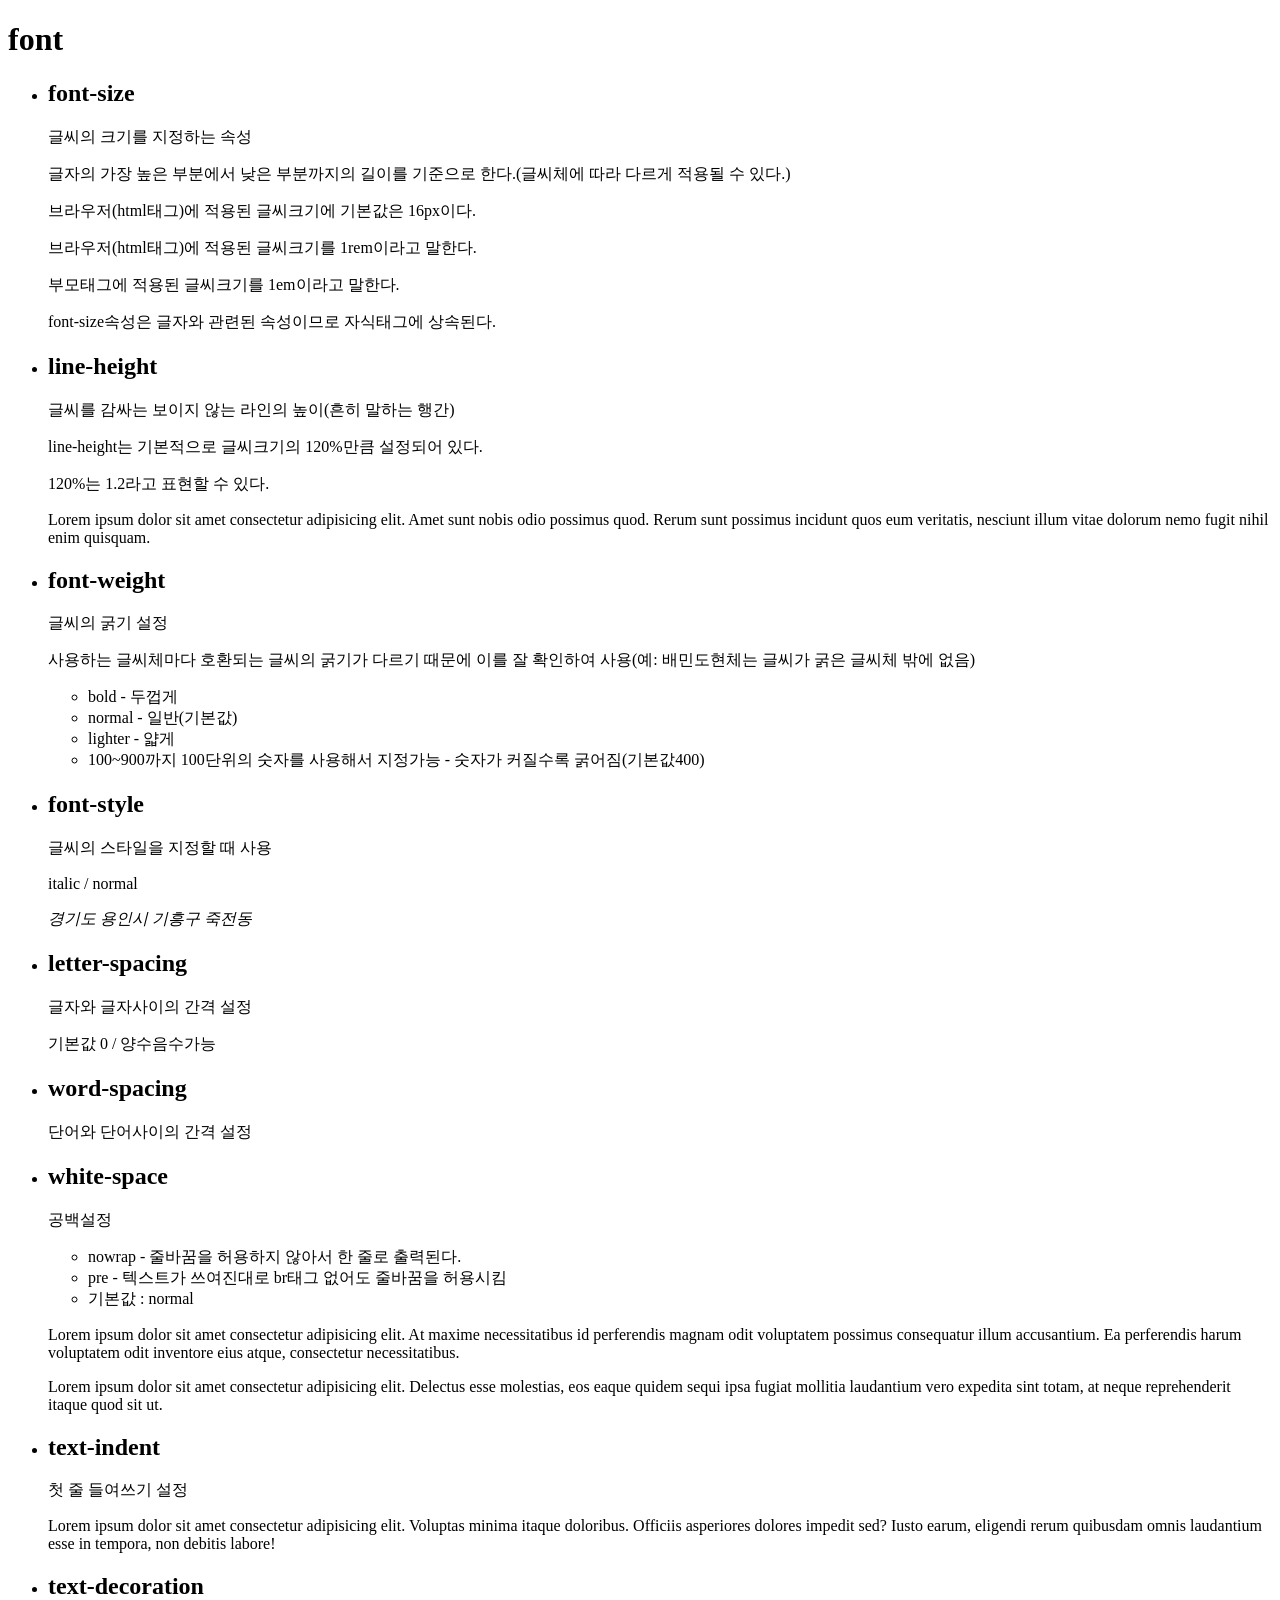
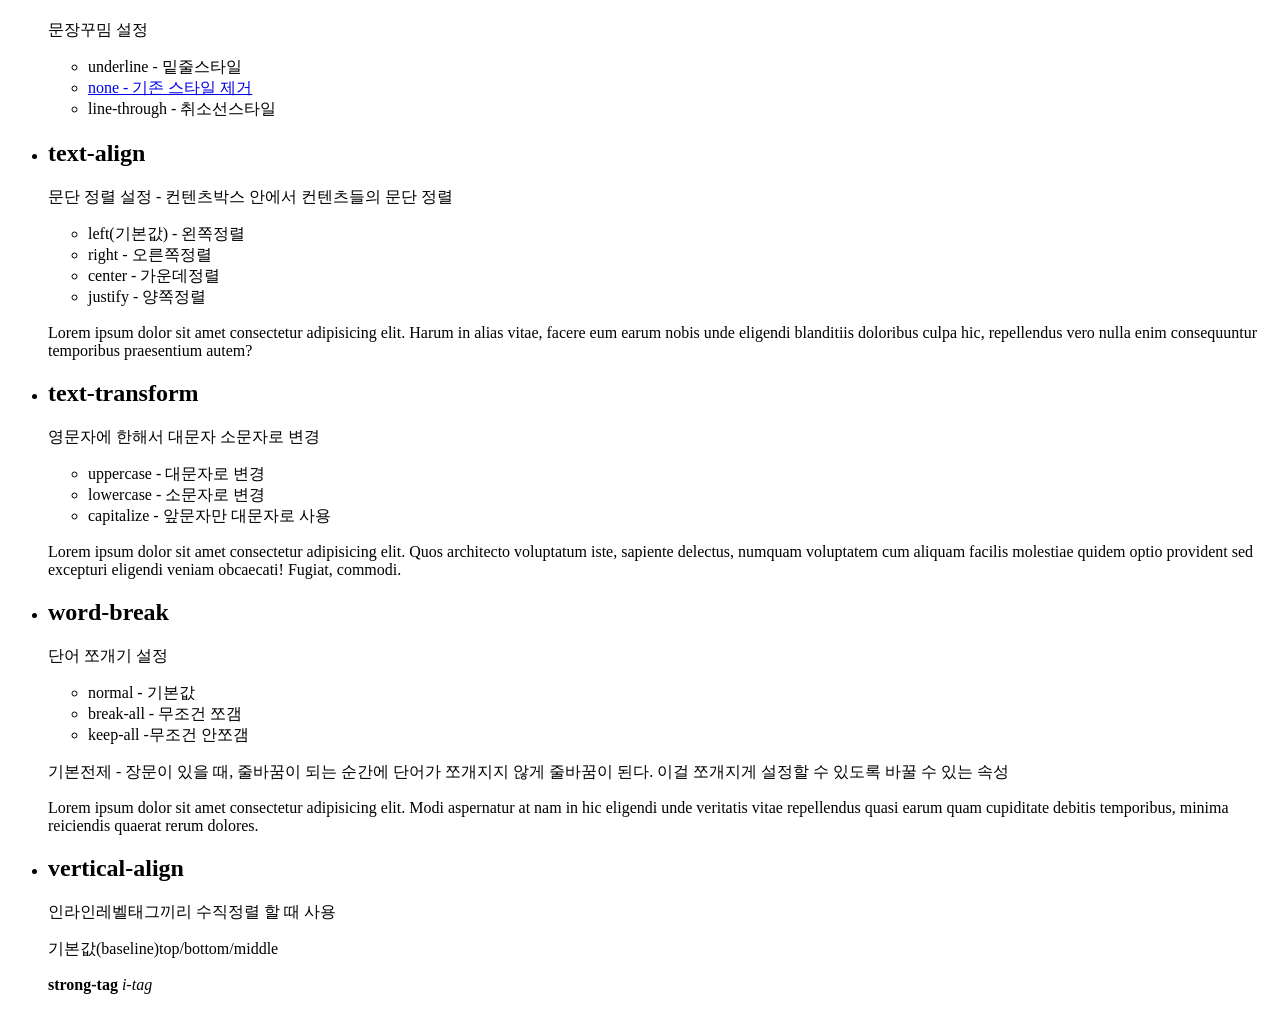
<file: c11-font/study1.html>
<!DOCTYPE html>
<html lang="en">
<head>
    <meta charset="UTF-8">
    <meta name="viewport" content="width=device-width, initial-scale=1.0">
    <title>font - 글씨 관련 css</title>
    <link rel="stylesheet" href="./css/study1.css">
</head>
<body>
    <h1>font</h1>
    <ul>
        <li class="a">
            <h2>font-size</h2>
            <p>글씨의 크기를 지정하는 속성</p>
            <p>글자의 가장 높은 부분에서 낮은 부분까지의 길이를 기준으로 한다.(글씨체에 따라 다르게 적용될 수 있다.)</p>
            <p>브라우저(html태그)에 적용된 글씨크기에 기본값은 16px이다.</p>
            <p>브라우저(html태그)에 적용된 글씨크기를 1rem이라고 말한다.</p>
            <p>부모태그에 적용된 글씨크기를 1em이라고 말한다.</p>
            <p>font-size속성은 글자와 관련된 속성이므로 자식태그에 상속된다.</p>
        </li>
        <li class="b">
            <h2>line-height</h2>
            <p>글씨를 감싸는 보이지 않는 라인의 높이(흔히 말하는 행간)</p>
            <p>line-height는 기본적으로 글씨크기의 120%만큼 설정되어 있다.</p>
            <p>120%는 1.2라고 표현할 수 있다.</p>
            <p class="desc">Lorem ipsum dolor sit amet consectetur adipisicing elit. Amet sunt nobis odio possimus quod. Rerum sunt possimus incidunt quos eum veritatis, nesciunt illum vitae dolorum nemo fugit nihil enim quisquam.</p>
        </li>
        <li class="c">
            <h2>font-weight</h2>
            <p>글씨의 굵기 설정</p>
            <p>사용하는 글씨체마다 호환되는 글씨의 굵기가 다르기 때문에 이를 잘 확인하여 사용(예: 배민도현체는 글씨가 굵은 글씨체 밖에 없음)</p>
            <ul>
                <li>bold - 두껍게</li>
                <li>normal - 일반(기본값)</li>
                <li>lighter - 얇게</li>
                <li>100~900까지 100단위의 숫자를 사용해서 지정가능 - 숫자가 커질수록 굵어짐(기본값400)</li>
            </ul>
        </li>
        <li class="d">
            <h2>font-style</h2>
            <p>글씨의 스타일을 지정할 때 사용</p>
            <p>italic / normal</p>
            <address>경기도 용인시 기흥구 죽전동</address>
        </li>
        <li class="e">
            <h2>letter-spacing</h2>
            <p>글자와 글자사이의 간격 설정</p>
            <p>기본값 0 / 양수음수가능</p>
        </li>
        <li class="f">
            <h2>word-spacing</h2>
            <p>단어와 단어사이의 간격 설정</p>   
        </li>
        <li class="g">
            <h2>white-space</h2>
            <p>공백설정</p>
            <ul>
                <li>nowrap - 줄바꿈을 허용하지 않아서 한 줄로 출력된다.</li>
                <li>pre - 텍스트가 쓰여진대로 br태그 없어도 줄바꿈을 허용시킴</li>
                <li>기본값 : normal</li>
            </ul>    
            <p class="nowrap">
                Lorem ipsum dolor sit amet consectetur adipisicing elit. At maxime necessitatibus id perferendis magnam odit voluptatem possimus consequatur illum accusantium. Ea perferendis harum voluptatem odit inventore eius atque, consectetur necessitatibus.
            </p>
            <p class="pre">
                Lorem ipsum dolor 
                sit amet consectetur adipisicing elit. Delectus esse molestias,
                eos eaque quidem sequi ipsa fugiat mollitia 
                laudantium vero expedita sint totam, 
                at neque reprehenderit
                itaque quod sit ut.
            </p>
        </li>
        <li class="h">
            <h2>text-indent</h2>
            <p>첫 줄 들여쓰기 설정</p>
            <p>Lorem ipsum dolor sit amet consectetur adipisicing elit. Voluptas minima itaque doloribus. Officiis asperiores dolores impedit sed? Iusto earum, eligendi rerum quibusdam omnis laudantium esse in tempora, non debitis labore!</p>
        </li>
        <li class="i">
            <h2>text-decoration</h2>
            <p>문장꾸밈 설정</p>
            <ul>
                <li>underline - 밑줄스타일</li>
                <li><a href="#">none - 기존 스타일 제거</a></li>
                <li>line-through - 취소선스타일</li>
            </ul>
        </li>
        <li class="j">
            <h2>text-align</h2>
            <p>문단 정렬 설정 - 컨텐츠박스 안에서 컨텐츠들의 문단 정렬</p>
            <ul>
                <li>left(기본값) - 왼쪽정렬</li>
                <li>right - 오른쪽정렬</li>
                <li>center - 가운데정렬</li>
                <li>justify - 양쪽정렬</li>
            </ul>
            <p>Lorem ipsum dolor sit amet consectetur adipisicing elit. Harum in alias vitae, facere eum earum nobis unde eligendi blanditiis doloribus culpa hic, repellendus vero nulla enim consequuntur temporibus praesentium autem?</p>
        </li>
        <li class="k">
            <h2>text-transform</h2>
            <p>영문자에 한해서 대문자 소문자로 변경</p>
            <ul>
                <li>uppercase - 대문자로 변경</li>
                <li>lowercase - 소문자로 변경</li>
                <li>capitalize - 앞문자만 대문자로 사용</li>
            </ul>
            <p>Lorem ipsum dolor sit amet consectetur adipisicing elit. Quos architecto voluptatum iste, sapiente delectus, numquam voluptatem cum aliquam facilis molestiae quidem optio provident sed excepturi eligendi veniam obcaecati! Fugiat, commodi.</p>
        </li>
        <li class="l">
            <h2>word-break</h2>
            <p>단어 쪼개기 설정</p>
            <ul>
                <li>normal - 기본값</li>
                <li>break-all - 무조건 쪼갬</li>
                <li>keep-all -무조건 안쪼갬</li>
            </ul>
            <p>기본전제 - 장문이 있을 때, 줄바꿈이 되는 순간에 단어가 쪼개지지 않게 줄바꿈이 된다. 이걸 쪼개지게 설정할 수 있도록 바꿀 수 있는 속성</p>
            <p>Lorem ipsum dolor sit amet consectetur adipisicing elit. Modi aspernatur at nam in hic eligendi unde veritatis vitae repellendus quasi earum quam cupiditate debitis temporibus, minima reiciendis quaerat rerum dolores.</p>
        </li>
        <li class="m">
            <h2>vertical-align</h2>
            <p>인라인레벨태그끼리 수직정렬 할 때 사용</p>
            <p>기본값(baseline)top/bottom/middle</p>
            <p>
                <strong>strong-tag</strong>
                <i>i-tag</i>
            </p>
        </li>
    </ul>
</body>
</html>
</file>
<file: ex_youtube/css/index.css>
html{font-family: "Noto Sans KR", sans-serif; font-size:14px;}
*{margin:0; padding: 0;}
a{text-decoration: none; color: black; color: inherit;}
img{max-width: 100%;}

.logo{
    width: 90px;
}
.header_1{
    width: 150px;
    display: flex;
    justify-content: space-between;
    align-items: center;
}
.header_2{
    width: 700px;   
    display: flex;
    align-items: center;
}
.search_field{
    border: 1px solid #bbbbbb;
    width: 540px;
    height: 40px;
    border-radius: 20px 0px 0px 20px;
    box-sizing: border-box;
    padding-left: 32px;
    font-size: 18px;
}
.btn_confirm_search{
    width: 64px;
    height: 40px;
    border: 1px solid #bbbbbb;
    border-left: none;
    border-radius: 0px 20px 20px 0px;
    padding-left: 16px;
}
.btn_search_voice{
    width: 40px;
    height: 40px;
    display: flex;
    justify-content: center;
    align-items: center;
    border-radius: 50%;
    background-color: #ebebeb;
    margin-left: 16px;
}
.btn_search_voice:hover{
    background: #cbcbcb;
}
.header_3{
    width: 150px;
    height: 40px;
    display: flex;
    justify-content: space-between;
    align-content: center;

}
.icn_login{
    width:24px;
    height:24px;
    margin-right: 10px;
    fill: blue;
  
}
.btn_login{
    width:80px;
    display: flex;
    align-items: center;
    border: 1px solid #bbbbbb;
    border-radius: 20px;
    padding: 2px 10px;
    color: blue;
}
.btn_login:hover{
    background: #a3c8f8;
}
header{
    display: flex;
    justify-content: space-between;
    align-items: center;
    height: 60px;
    padding: 0px 16px;
    position: fixed;
    width: 100%;
    left: 0;
    top: 0;
    box-sizing: border-box;   
    background: white;
}
.btn_search{
    width: 25px !important;
}
aside{
    width: 240px;
    height: calc(100vh - 60px);
    padding: 0 12px;
    overflow: auto;
    position: fixed;
    left: 0;
    top: 60px;
    box-sizing: border-box;
    background: white;
}
aside div ul li{
    padding: 0px 12px ;
    border-radius: 10px;
}
aside div ul li a{
    display: flex;
    align-items: center;
    height: 40px;
}
aside div ul li:hover{
    background: #ebebeb;
}
aside div ul li a img{
    width:24px;
    height:24px;
    margin-right:24px;
}
aside>div{
    padding: 12px 0;
    border-bottom: 1px solid #ebebeb;
}
.asd_3{
    padding: 12px 16px;
}
.asd_3 p{
    margin-bottom: 12px;
    font-size: 15px;
}
aside h2{
    font-weight: normal;
    font-size:16px;
    padding: 12px 16px;
}
footer{
    padding: 12px 16px;
}
ul{list-style: none;}
footer ul{
    display: flex;
    flex-wrap: wrap;
    margin-bottom: 16px;
    font-size: 13px;
    color: #555555;
}
footer ul li{
    margin-right: 12px;
}
.copy{
    font-size: 12px;
    color: #555555;
}
.copy a{
    color: blue;
}
aside {
    overflow: auto;
}
aside::-webkit-scrollbar {
    width: 6px;
}
aside::-webkit-scrollbar-track {
    background-color: #fff;
}
aside::-webkit-scrollbar-thumb { 
    background-color: #999;
}
aside::-webkit-scrollbar-button {
    display: none;
}
main{
    min-height: calc(100vh - 60px);
    width: calc(100% - 240px);
    margin-left:240px;
    margin-top:60px;
    padding-left: 20px;
    padding-right: 20px;
    box-sizing: border-box;
    padding-top: 56px;
    padding-bottom: 150px;
}
.search_filter ul{
    display: flex;
}
.search_filter ul li{
    margin-right: 12px;
    padding: 6px 14px;
    border-radius: 7px;
    background: #ebebeb;
}
.search_filter ul li:hover{
    background: #dedede;
}
.search_filter ul li.active{
    background: black;
    color: #ffffff;
}
.search_filter{
    display: flex;
    height: 56px;
    align-items: center;
    background: #ffffff;
    position: fixed;
    top: 60px;
    width: calc(100% - 240px);
    left: 240px;
    box-sizing: border-box;
    padding: 0 20px;
}
.normal_contents{
    display: grid;   
    padding-top: 20px;
    grid-template-columns: repeat(4,1fr);
    gap: 16px 20px;
}
.normal_contents>li{
    box-sizing: border-box;
}
.thumb img{
   border-radius: 10px; 
   width: 100%;
   height: 220px;
   object-fit: cover;
   margin-bottom: 5px;
}
.vinfo{
    display: flex;
    justify-content: space-between;
}
.hidden_menu{display: none;}
.ch1{
    width: 36px;
    height: 36px;
    border-radius: 50%;
    overflow: hidden;
    flex-shrink: 0;
    margin-right: 10px;
}
.set{
    width: 40px;
    height: 40px;
    flex-shrink: 0;
    display: flex;
    justify-content: center;
    align-items: center;
}
.title{
    font-weight: normal;
    overflow: hidden;
    text-overflow: ellipsis;
    display: -webkit-box;
    -webkit-line-clamp: 2;
    -webkit-box-orient: vertical;
}
.desc{
    flex-grow: 1;
}
.desc p{
    color: #555555;
}
ul{list-style: none;}
.shorts_contents{
    display: grid;
    grid-template-columns: repeat(6,1fr);
    gap:50px 16px;
}
.shorts_thumb img{
    border-radius: 10px;
}
.shorts_vinfo{
    display: flex;
    justify-content: space-between;
}
.shorts_set{
    flex-shrink: 0;
}
.normal{
    padding: 20px 0;
}
.shorts{
    padding: 20px 0;
    /* border-bottom:1px solid #ebebeb; */
    height: 600px;
    overflow: hidden;
    position: relative;
}
.shorts::after{
    content:"";
    position: absolute;
    left: 0;
    bottom: 17px;
    width: 100%;
    height: 1px;
    background: #ebebeb;
}
.shorts h2{
    font-size: 19px;
    display: flex;
    align-items: center;
    margin-bottom: 16px;
}
.btn_more{
    position: absolute;
    width: 358px;
    height: 34px;
    border: 1px solid #ebebeb;
    left: calc(50% - 179px);
    bottom: 0;
    background: #fff;
    z-index: 1;
    border-radius: 17px;
    display: flex;
    align-items: center;
    justify-content: center;
    cursor: pointer;
}
.btn_more:hover{
    background: #ebebeb;
}
.btn_more img{margin-left: 8px;}
.container{
    min-height: calc(100vh - 60px);
    width: 90%;
    margin: 0 auto;
    margin-top: 60px;
    min-width: 1280px;
    display: flex;
}
.view{
    flex-grow: 1;
    margin-right: 24px;
}
.related{
    width:420px;
    flex-shrink: 0;
    flex-grow: 0;
}
.youtube_v{
    width: 100%;
    height: 720px;
    border-radius: 20px;
}
.v_detail_info h3{
    font-size: 20px;
}
.v_info_bar{
    display: flex;
    justify-content: space-between;
    align-items: center;
    margin-top: 12px;
    margin-bottom: 12px;
}  
.channel_box{   
    display: flex;
    align-items: center;
}
.channel_frame{
    display: flex;
    align-items: center;
}
.cha_thumb{
    width: 40px;
    height: 40px;
    flex-shrink: 0;
    border-radius: 50%;
    overflow: hidden;
    margin-right: 10px;
}
.btn_subscribe{
    border-radius: 20px;
    padding: 6px 16px;
    background: #000;
    color: #fff;
    margin-left: 30px;
}
.v_menu ul{
    display: flex;
}
.v_menu ul li a{
    background-color: #ebebeb;
    display: flex;
    align-items: center;
    padding: 6px 14px;
}
.vm_like a{
    border-radius: 20px 0 0 20px;
}
.vm_hate a{    
    border-radius: 0 20px 20px 0; 
}
.vm_hate{margin-right: 10px;}
.vm_share a{
    border-radius: 20px; 
}
.vm_share{margin-right: 10px;}
.vm_save a{
    border-radius: 20px; 
}
.vm_save{margin-right: 10px;}
.vm_etc a{
    padding: 6px !important;
    border-radius: 50%;  
}
.v_info_text{
    min-height: 80px;
    background: #ebebeb;
    border-radius: 20px;
    padding: 12px;
}
.v_info_text h3{
    font-size: 1rem;
    font-weight: normal;
    margin-bottom: 24px;
}
.creator_edit_area{
    display: flex;
}
.creator_edit_area p a{color: blue;}
.creator_more{margin-left: 10px;}
.related ul li{
    display: flex; 
    margin-bottom: 6px;
}
.rel_vinfo{
    display: flex;
}
.rel_thumb{
    width: 170px;
    flex-shrink: 0;
    margin-right: 6px;
}
.rel_thumb img{
    border-radius: 10px;
}
.rel_vinfo .title{
    font-size: 14px;
    margin-bottom: 10px;
}
.rel_vinfo p{
    font-size: 13px;
}
</file>
<file: c11-font/css/study1.css>
                                                                                                                                                                                                                                                                                                                                                                                                                                                                                                                                                                                                                                                                                                                                                                                                                                                                                                                                                                                                                                                                                                                                                                                                                                                                                                                                                                                                                                                                                                                                                                                                                                                                                                                                                                                                   
</file>
